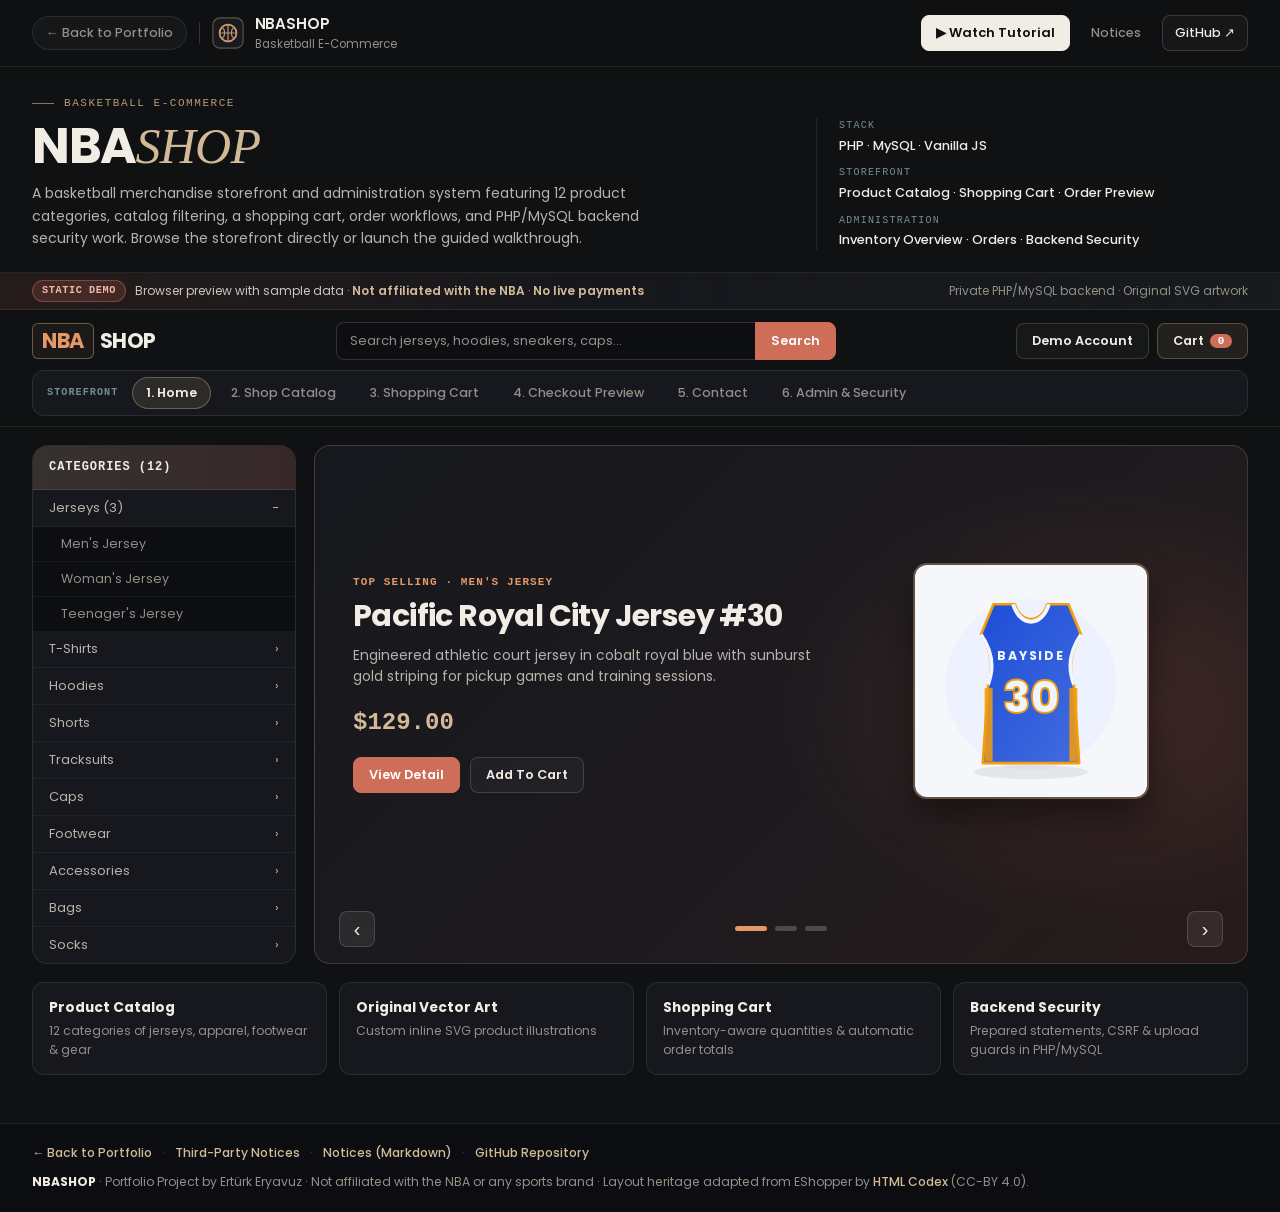
<file: docs/index.html>
<!DOCTYPE html>
<html lang="en">
<head>
  <meta charset="UTF-8" />
  <meta name="viewport" content="width=device-width, initial-scale=1.0" />
  <title>NBASHOP — Basketball E-Commerce</title>
  <meta
    name="description"
    content="NBASHOP basketball e-commerce web application: product catalog, shopping cart, order workflows, administration panel, and PHP/MySQL backend security (interactive browser preview)."
  />
  <link rel="preconnect" href="https://fonts.googleapis.com" />
  <link rel="preconnect" href="https://fonts.gstatic.com" crossorigin />
  <link href="https://fonts.googleapis.com/css2?family=Poppins:wght@400;500;600;700&display=swap" rel="stylesheet" />
  <link rel="stylesheet" href="styles.css" />
</head>
<body>
  <a class="skip-link" href="#main-content">Skip to storefront content</a>

  <!-- Primary Portfolio V3 Topbar -->
  <div class="portfolio-topbar" role="banner">
    <div class="container topbar-inner">
      <div class="topbar-left">
        <a class="back-link" href="https://erturkeryavuz.netlify.app/" target="_blank" rel="noopener noreferrer">&larr; Back to Portfolio</a>
        <span class="topbar-sep" aria-hidden="true"></span>
        <div class="pf-brand">
          <svg class="pf-brand-mark" viewBox="0 0 36 36" width="32" height="32" aria-hidden="true">
            <rect x="1" y="1" width="34" height="34" rx="8" fill="#171A20" stroke="#B49A78" stroke-opacity="0.48" stroke-width="1.3" />
            <circle cx="18" cy="18" r="9.5" fill="none" stroke="#E59866" stroke-width="1.9" />
            <path d="M8.8 18 H27.2 M18 8.8 V27.2 M11.5 11.4 C15.2 15.2 15.2 20.8 11.5 24.6 M24.5 11.4 C20.8 15.2 20.8 20.8 24.5 24.6" fill="none" stroke="#B49A78" stroke-width="1.35" stroke-linecap="round" />
          </svg>
          <div>
            <div class="pf-brand-title-row">
              <span class="pf-brand-name">NBASHOP</span>
            </div>
            <p class="pf-brand-sub">Basketball E-Commerce</p>
          </div>
        </div>
      </div>

      <div class="pf-actions">
        <button type="button" class="btn-tutorial" id="btnWatchTutorial" aria-controls="tutorialDock" aria-expanded="false">
          &#9654; Watch Tutorial
        </button>
        <a class="btn-pf-ghost" href="notices.html">Notices</a>
        <a class="btn-pf-outline" href="https://github.com/erturkeryavuz/nbashop-demo" target="_blank" rel="noopener noreferrer">
          GitHub &#8599;
        </a>
      </div>
    </div>
  </div>

  <!-- Editorial Portfolio V3 Project Hero -->
  <section class="portfolio-hero" aria-labelledby="pfHeroHeading">
    <div class="container pf-hero-grid">
      <div class="pf-hero-copy">
        <p class="pf-hero-kicker">Basketball E-Commerce</p>
        <h1 id="pfHeroHeading" class="pf-hero-title">NBA<em>SHOP</em></h1>
        <p class="pf-hero-desc">
          A basketball merchandise storefront and administration system featuring 12 product categories, catalog filtering, a shopping cart, order workflows, and PHP/MySQL backend security work. Browse the storefront directly or launch the guided walkthrough.
        </p>
      </div>
      <aside class="pf-hero-meta" aria-label="Project summary">
        <div class="pf-meta-item">
          <span class="pf-meta-label">Stack</span>
          <span class="pf-meta-value">PHP &middot; MySQL &middot; Vanilla JS</span>
        </div>
        <div class="pf-meta-item">
          <span class="pf-meta-label">Storefront</span>
          <span class="pf-meta-value">Product Catalog &middot; Shopping Cart &middot; Order Preview</span>
        </div>
        <div class="pf-meta-item">
          <span class="pf-meta-label">Administration</span>
          <span class="pf-meta-value">Inventory Overview &middot; Orders &middot; Backend Security</span>
        </div>
      </aside>
    </div>
  </section>

  <!-- Honest Portfolio & Non-Affiliation Disclosure Bar -->
  <div class="demo-ribbon" role="region" aria-label="Simulation and non-affiliation disclosure">
    <div class="container ribbon-inner">
      <div class="ribbon-left">
        <span class="ribbon-badge mono">STATIC DEMO</span>
        <span>Browser preview with sample data &middot; <strong>Not affiliated with the NBA</strong> &middot; <strong>No live payments</strong></span>
      </div>
      <div class="ribbon-right">
        <span class="ribbon-meta">Private PHP/MySQL backend &middot; Original SVG artwork</span>
      </div>
    </div>
  </div>

  <!-- Storefront Utility Header & Primary 6-Tab Navigation -->
  <header class="site-header">
    <div class="container header-main">
      <a class="brand-wordmark" href="#home" data-nav="home">
        <span class="brand-box">NBA</span><span class="brand-tail">SHOP</span>
      </a>

      <form class="header-search" id="topbar-search-form" role="search">
        <label class="sr-only" for="topbar-search-input">Search basketball merchandise</label>
        <input id="topbar-search-input" type="search" placeholder="Search jerseys, hoodies, sneakers, caps..." autocomplete="off" />
        <button type="submit" class="btn btn-primary">Search</button>
      </form>

      <div class="header-tools">
        <button type="button" class="btn btn-outline" id="account-trigger" aria-haspopup="dialog">
          <span id="account-trigger-label">Demo Account</span>
        </button>
        <button type="button" class="btn btn-cart" id="cart-trigger" data-nav="cart" aria-label="Open shopping cart">
          <span>Cart</span>
          <span class="cart-pill mono" id="header-cart-badge">0</span>
        </button>
      </div>
    </div>

    <!-- Primary Storefront Navigation -->
    <div class="nav-strip">
      <div class="container">
        <nav class="main-nav" role="tablist" aria-label="NBASHOP storefront sections">
          <span class="nav-label mono">Storefront</span>
          <button type="button" class="nav-tab active" role="tab" id="tab-home" aria-selected="true" aria-controls="view-home" data-view="home">1. Home</button>
          <button type="button" class="nav-tab" role="tab" id="tab-shop" aria-selected="false" aria-controls="view-shop" data-view="shop" tabindex="-1">2. Shop Catalog</button>
          <button type="button" class="nav-tab" role="tab" id="tab-cart" aria-selected="false" aria-controls="view-cart" data-view="cart" tabindex="-1">3. Shopping Cart</button>
          <button type="button" class="nav-tab" role="tab" id="tab-checkout" aria-selected="false" aria-controls="view-checkout" data-view="checkout" tabindex="-1">4. Checkout Preview</button>
          <button type="button" class="nav-tab" role="tab" id="tab-contact" aria-selected="false" aria-controls="view-contact" data-view="contact" tabindex="-1">5. Contact</button>
          <button type="button" class="nav-tab" role="tab" id="tab-admin" aria-selected="false" aria-controls="view-admin" data-view="admin" tabindex="-1">6. Admin &amp; Security</button>
        </nav>
      </div>
    </div>
  </header>

  <div class="toast-region" id="toast-region" aria-live="polite" aria-atomic="true"></div>

  <main id="main-content" class="container main-content">
    <!-- Interactive Watch Tutorial Dock (Isolated Synthetic Session) -->
    <section id="tutorialDock" class="tutorial-dock" aria-label="Guided tutorial controls" hidden>
      <div class="tutorial-dock-top">
        <div class="tutorial-meta">
          <span id="tutorialStepBadge" class="tutorial-step-badge mono">Stage 1 / 10</span>
          <span id="tutorialStateBadge" class="tutorial-state-badge mono">Playing</span>
          <h2 id="tutorialStageTitle" class="tutorial-stage-title">Storefront Overview &amp; Featured Merchandise</h2>
        </div>
        <div class="tutorial-controls" role="group" aria-label="Tutorial playback controls">
          <button id="btnTutPrev" class="tut-btn tut-btn-ghost" type="button">&larr; Previous</button>
          <button id="btnTutPlayPause" class="tut-btn tut-btn-primary" type="button" aria-pressed="true">Pause</button>
          <button id="btnTutNext" class="tut-btn tut-btn-ghost" type="button">Next &rarr;</button>
          <button id="btnTutRestart" class="tut-btn tut-btn-ghost" type="button">Restart</button>
          <button id="btnTutExit" class="tut-btn tut-btn-outline" type="button">Exit / Explore Manually</button>
        </div>
      </div>
      <div class="tutorial-progress-track" role="progressbar" id="tutorialProgress" aria-label="Tutorial progress" aria-valuemin="1" aria-valuemax="10" aria-valuenow="1">
        <div id="tutorialProgressFill" class="tutorial-progress-fill" style="width: 10%;"></div>
      </div>
      <p id="tutorialNarration" class="tutorial-narration" aria-live="polite"></p>
      <div id="tutorialActionStatus" class="tutorial-action-status mono" role="status" aria-live="polite" hidden></div>
    </section>
    <div id="srAnnouncer" class="sr-only" aria-live="assertive"></div>

    <!-- ==================== VIEW 1: HOME (EShopper Layout) ==================== -->
    <section id="view-home" class="view-panel active" role="tabpanel" aria-labelledby="tab-home">
      <div id="home-hero-layout" class="hero-layout">
        <!-- Left Vertical 12-Category Rail -->
        <aside class="category-rail" aria-label="Storefront product categories">
          <div class="rail-header">Categories (12)</div>
          <div class="rail-list" id="home-category-rail"></div>
        </aside>

        <!-- Right Interactive Hero Carousel -->
        <div class="hero-carousel" aria-label="Featured top-selling merchandise">
          <div class="hero-slide" id="hero-slide"></div>
          <div class="hero-controls">
            <button type="button" class="hero-arrow" id="hero-prev" aria-label="Previous featured product">&lsaquo;</button>
            <div class="hero-dots" id="hero-dots" role="group" aria-label="Slide indicators"></div>
            <button type="button" class="hero-arrow" id="hero-next" aria-label="Next featured product">&rsaquo;</button>
          </div>
        </div>
      </div>

      <!-- Value Strip (Original EShopper Storefront Highlights) -->
      <div id="home-highlights" class="highlights-grid">
        <div class="highlight-card">
          <strong>Product Catalog</strong>
          <span>12 categories of jerseys, apparel, footwear &amp; gear</span>
        </div>
        <div class="highlight-card">
          <strong>Original Vector Art</strong>
          <span>Custom inline SVG product illustrations</span>
        </div>
        <div class="highlight-card">
          <strong>Shopping Cart</strong>
          <span>Inventory-aware quantities &amp; automatic order totals</span>
        </div>
        <div class="highlight-card">
          <strong>Backend Security</strong>
          <span>Prepared statements, CSRF &amp; upload guards in PHP/MySQL</span>
        </div>
      </div>
    </section>

    <!-- ==================== VIEW 2: SHOP CATALOG ==================== -->
    <section id="view-shop" class="view-panel" role="tabpanel" aria-labelledby="tab-shop" hidden>
      <div id="shop-layout" class="shop-layout">
        <aside id="shop-filter-sidebar" class="filter-sidebar card-panel" aria-label="Catalog filters">
          <div class="filter-head">
            <h2>Filter Catalog</h2>
            <button type="button" class="btn-link" id="reset-filters-btn">Reset</button>
          </div>

          <div class="field-group">
            <label for="filter-search">Product Name</label>
            <input id="filter-search" type="search" placeholder="e.g. Jersey, Hoodie, Cap" />
          </div>

          <div class="field-group">
            <label>Price Range ($)</label>
            <div class="range-pair">
              <input id="filter-price-min" type="number" min="0" step="1" placeholder="Min" aria-label="Minimum price" />
              <input id="filter-price-max" type="number" min="0" step="1" placeholder="Max" aria-label="Maximum price" />
            </div>
          </div>

          <div class="field-group">
            <label>Stock Range</label>
            <div class="range-pair">
              <input id="filter-stock-min" type="number" min="0" step="1" placeholder="Min" aria-label="Minimum stock" />
              <input id="filter-stock-max" type="number" min="0" step="1" placeholder="Max" aria-label="Maximum stock" />
            </div>
          </div>

          <fieldset class="field-group cat-fieldset">
            <legend>Categories</legend>
            <div class="cat-check-list" id="filter-categories"></div>
          </fieldset>
        </aside>

        <div id="shop-results" class="shop-results">
          <div id="shop-toolbar" class="shop-toolbar">
            <div class="results-summary" id="shop-count">Showing 0 products</div>
            <div class="sort-wrap">
              <label for="shop-sort">Sort by</label>
              <select id="shop-sort">
                <option value="latest">Featured / Latest</option>
                <option value="price_asc">Price: Low to High</option>
                <option value="price_desc">Price: High to Low</option>
                <option value="stock_desc">Most In Stock</option>
              </select>
            </div>
          </div>

          <div class="product-grid" id="shop-grid"></div>
          <nav class="pagination-bar" id="shop-pagination" aria-label="Catalog pagination"></nav>
        </div>
      </div>
    </section>

    <!-- ==================== VIEW 3: SHOPPING CART ==================== -->
    <section id="view-cart" class="view-panel" role="tabpanel" aria-labelledby="tab-cart" hidden>
      <div id="cart-layout" class="cart-layout">
        <div id="cart-items-card" class="card-panel">
          <div class="panel-title-row">
            <h2>Shopping Cart</h2>
          </div>
          <div class="table-scroll">
            <table class="clean-table">
              <thead>
                <tr>
                  <th>Product</th>
                  <th class="num">Unit Price</th>
                  <th class="center">Quantity</th>
                  <th class="num">Line Total</th>
                  <th class="center">Action</th>
                </tr>
              </thead>
              <tbody id="cart-table-body"></tbody>
            </table>
          </div>
        </div>

        <aside id="cart-summary-card" class="card-panel summary-card">
          <h3>Cart Summary</h3>
          <div class="summary-row">
            <span>Subtotal</span>
            <strong id="cart-subtotal">$0.00</strong>
          </div>
          <div class="summary-row">
            <span>Shipping</span>
            <strong id="cart-shipping">$0.00</strong>
          </div>
          <div class="summary-row summary-total">
            <span>Order Total</span>
            <strong id="cart-total">$0.00</strong>
          </div>
          <button type="button" class="btn btn-primary btn-block" id="proceed-checkout-btn">
            Proceed To Order Preview
          </button>
          <p class="muted-note">Quantities respect available sample inventory. No payment is charged.</p>
        </aside>
      </div>
    </section>

    <!-- ==================== VIEW 4: CHECKOUT PREVIEW & INVOICE ==================== -->
    <section id="view-checkout" class="view-panel" role="tabpanel" aria-labelledby="tab-checkout" hidden>
      <div class="notice-banner notice-warn">
        <strong>Checkout Preview (No Payment Collected):</strong>
        Payment card and IBAN inputs are intentionally omitted in this browser preview.
        Submitting generates a local order receipt and updates sample inventory without transmitting personal data.
      </div>

      <div id="checkout-form-section" class="cart-layout">
        <form id="checkout-form" class="card-panel">
          <div class="panel-title-row">
            <h2>Shipping Details (Demo)</h2>
            <button type="button" class="btn btn-outline btn-sm" id="fill-demo-checkout">Fill Sample Info</button>
          </div>
          <div class="form-grid-2">
            <div class="field-group">
              <label for="co-first">First Name *</label>
              <input id="co-first" name="first_name" type="text" placeholder="Alex" required />
            </div>
            <div class="field-group">
              <label for="co-last">Last Name *</label>
              <input id="co-last" name="last_name" type="text" placeholder="Morgan-Demo" required />
            </div>
            <div class="field-group">
              <label for="co-email">Demo Email *</label>
              <input id="co-email" name="email" type="email" placeholder="demo.shopper@example.invalid" required />
            </div>
            <div class="field-group">
              <label for="co-mobile">Demo Phone *</label>
              <input id="co-mobile" name="mobile" type="text" placeholder="+1 555-0100" required />
            </div>
            <div class="field-group">
              <label for="co-addr1">Address Line 1 *</label>
              <input id="co-addr1" name="address1" type="text" placeholder="100 Courtway Blvd" required />
            </div>
            <div class="field-group">
              <label for="co-addr2">Address Line 2</label>
              <input id="co-addr2" name="address2" type="text" placeholder="Apt 4B" />
            </div>
            <div class="field-group">
              <label for="co-country">Country *</label>
              <select id="co-country" name="country" required>
                <option value="United States">United States</option>
                <option value="Turkey">Turkey</option>
                <option value="Canada">Canada</option>
                <option value="United Kingdom">United Kingdom</option>
              </select>
            </div>
            <div class="field-group">
              <label for="co-city">City *</label>
              <input id="co-city" name="city" type="text" placeholder="Sample City" required />
            </div>
            <div class="field-group">
              <label for="co-state">State / Region *</label>
              <input id="co-state" name="state" type="text" placeholder="CA" required />
            </div>
            <div class="field-group">
              <label for="co-zip">ZIP Code *</label>
              <input id="co-zip" name="zip" type="text" placeholder="90001" required />
            </div>
          </div>
          <div class="payment-disabled-box">
            <strong>Payment Mode:</strong> Order Preview Only &mdash; no payment, card, or IBAN details collected
          </div>
          <button type="submit" class="btn btn-primary btn-block" id="place-order-btn">
            Place Order Preview
          </button>
        </form>

        <aside id="checkout-summary-card" class="card-panel summary-card">
          <h3>Order Summary</h3>
          <div id="checkout-summary-items"></div>
          <div class="summary-row">
            <span>Subtotal</span>
            <strong id="co-subtotal">$0.00</strong>
          </div>
          <div class="summary-row">
            <span>Shipping</span>
            <strong id="co-shipping">$0.00</strong>
          </div>
          <div class="summary-row summary-total">
            <span>Total</span>
            <strong id="co-total">$0.00</strong>
          </div>
        </aside>
      </div>

      <!-- Generated Order Preview Invoice Receipt -->
      <div id="invoice-section" class="card-panel invoice-card" hidden>
        <div class="panel-title-row">
          <div>
            <span class="tag-pill tag-ok">ORDER PREVIEW CONFIRMED</span>
            <h2 style="margin-top: 6px;">Order Preview Receipt</h2>
          </div>
          <button type="button" class="btn btn-outline" id="invoice-back-shop">Continue Browsing</button>
        </div>
        <div id="invoice-body"></div>
      </div>
    </section>

    <!-- ==================== VIEW 5: CONTACT ==================== -->
    <section id="view-contact" class="view-panel" role="tabpanel" aria-labelledby="tab-contact" hidden>
      <div id="contact-layout" class="cart-layout">
        <form id="contact-form" class="card-panel">
          <div class="panel-title-row">
            <h2>Customer Inquiries</h2>
            <span class="tag-pill">Syncs to Local Admin Inbox</span>
          </div>
          <div class="field-group">
            <label for="ct-name">Name *</label>
            <input id="ct-name" type="text" placeholder="Jordan Example" required />
          </div>
          <div class="field-group">
            <label for="ct-email">Email *</label>
            <input id="ct-email" type="email" placeholder="jordan@example.invalid" required />
          </div>
          <div class="field-group">
            <label for="ct-subject">Subject *</label>
            <input id="ct-subject" type="text" placeholder="Sizing or catalog question" required />
          </div>
          <div class="field-group">
            <label for="ct-message">Message *</label>
            <textarea id="ct-message" rows="5" placeholder="Write a sample inquiry..." required></textarea>
          </div>
          <button type="submit" class="btn btn-primary">Send Demo Message</button>
        </form>

        <aside class="card-panel">
          <h3>Storefront Info (Demo)</h3>
          <p class="muted-note">
            Submitting this form adds the message locally to the Admin inbox preview. Zero data leaves your browser.
          </p>
          <ul class="info-list">
            <li><strong>Address:</strong> 100 Courtway Blvd, Sample City (Sample)</li>
            <li><strong>Email:</strong> demo@example.invalid</li>
            <li><strong>Phone:</strong> +1 555-0100 (Sample)</li>
            <li><strong>PHP Backend:</strong> Prepared statements, CSRF protection &amp; output escaping</li>
          </ul>
        </aside>
      </div>
    </section>

    <!-- ==================== VIEW 6: ADMIN PREVIEW & SECURITY AUDIT ==================== -->
    <section id="view-admin" class="view-panel" role="tabpanel" aria-labelledby="tab-admin" hidden>
      <div class="notice-banner notice-info">
        <strong>Administration &amp; Backend Security:</strong>
        Mirrors the PHP admin dashboard, order list, and customer inbox using local browser state. Metrics reflect sample session activity rather than real store revenue.
      </div>

      <div id="admin-overview-zone">
      <div id="admin-kpi-strip" class="kpi-strip">
        <div class="kpi-box">
          <div class="kpi-lbl">Order Volume (Demo)</div>
          <div class="kpi-val" id="adm-sales">$191.00</div>
        </div>
        <div class="kpi-box">
          <div class="kpi-lbl">Orders</div>
          <div class="kpi-val" id="adm-orders">1</div>
        </div>
        <div class="kpi-box">
          <div class="kpi-lbl">Stock Units</div>
          <div class="kpi-val" id="adm-stock">571</div>
        </div>
        <div class="kpi-box">
          <div class="kpi-lbl">Inbox Messages</div>
          <div class="kpi-val" id="adm-msgs">1</div>
        </div>
      </div>

      <div id="admin-two-col" class="two-col">
        <section id="admin-stock-card" class="card-panel">
          <h3>Inventory Overview</h3>
          <div class="bar-list" id="adm-category-bars"></div>
        </section>

        <section id="admin-orders-card" class="card-panel">
          <h3>Orders &amp; Inquiries</h3>
          <h4 class="sub-heading">Recent Orders</h4>
          <div id="adm-orders-wrap" class="table-scroll table-compact">
            <table class="clean-table">
              <thead>
                <tr><th>Order #</th><th>Customer</th><th class="num">Total</th><th>Est. Delivery</th></tr>
              </thead>
              <tbody id="adm-orders-body"></tbody>
            </table>
          </div>
          <div id="admin-inbox-section" class="admin-inbox-section">
            <h4 id="admin-inbox-heading" class="sub-heading" style="margin-top: 16px;">Customer Inquiries</h4>
            <div id="adm-messages-wrap" class="table-scroll table-compact">
              <table class="clean-table">
                <thead>
                  <tr><th>From</th><th>Subject</th><th>Message</th></tr>
                </thead>
                <tbody id="adm-messages-body"></tbody>
              </table>
            </div>
          </div>
        </section>
      </div>
      </div>

      <section id="admin-security-card" class="card-panel" style="margin-top: 18px;">
        <div class="panel-title-row">
          <h3>Backend Security (Private PHP/MySQL Repository)</h3>
          <span class="tag-pill tag-ok">14/14 Static &amp; 17/17 CI Runtime Tests</span>
        </div>
        <div class="table-scroll">
          <table class="clean-table">
            <thead>
              <tr><th>Security Area</th><th>Affected Files</th><th>Status</th><th>Remediation Detail</th></tr>
            </thead>
            <tbody id="adm-security-body"></tbody>
          </table>
        </div>
      </section>
    </section>
  </main>

  <!-- Product Detail Modal -->
  <div class="modal-backdrop" id="detail-modal" role="dialog" aria-modal="true" aria-labelledby="detail-title" hidden>
    <div class="modal-dialog modal-lg">
      <button type="button" class="modal-close" id="detail-close" aria-label="Close product detail">&times;</button>
      <div class="detail-grid" id="detail-content"></div>
      <div class="related-block">
        <h4>You May Also Like</h4>
        <div class="related-grid" id="detail-related"></div>
      </div>
    </div>
  </div>

  <!-- Demo Account Modal -->
  <div class="modal-backdrop" id="account-modal" role="dialog" aria-modal="true" aria-labelledby="account-modal-title" hidden>
    <div class="modal-dialog modal-sm">
      <button type="button" class="modal-close" id="account-close" aria-label="Close demo account dialog">&times;</button>
      <h3 id="account-modal-title">Demo Account</h3>
      <p class="muted-note">Local browser preview only. Never enter real passwords or personal credentials.</p>
      <div id="account-modal-body"></div>
    </div>
  </div>

  <!-- Footer (Portfolio V3 Consistent Footer + Preserving HTML Codex CC-BY 4.0 Attribution) -->
  <footer class="site-footer">
    <div class="container footer-inner">
      <div class="footer-links">
        <a href="https://erturkeryavuz.netlify.app/" target="_blank" rel="noopener noreferrer">&larr; Back to Portfolio</a>
        <span class="footer-sep" aria-hidden="true">&middot;</span>
        <a href="notices.html">Third-Party Notices</a>
        <span class="footer-sep" aria-hidden="true">&middot;</span>
        <a href="THIRD-PARTY-NOTICES.md">Notices (Markdown)</a>
        <span class="footer-sep" aria-hidden="true">&middot;</span>
        <a href="https://github.com/erturkeryavuz/nbashop-demo" target="_blank" rel="noopener noreferrer">GitHub Repository</a>
      </div>
      <div class="footer-meta">
        <strong>NBASHOP</strong> &middot; Portfolio Project by Ert&uuml;rk Eryavuz &middot;
        Not affiliated with the NBA or any sports brand &middot; Layout heritage adapted from EShopper by
        <a href="https://htmlcodex.com" target="_blank" rel="noopener noreferrer">HTML Codex</a> (CC-BY 4.0).
      </div>
    </div>
  </footer>

  <script src="data.js"></script>
  <script src="artwork.js"></script>
  <script src="app.js"></script>
</body>
</html>
</file>
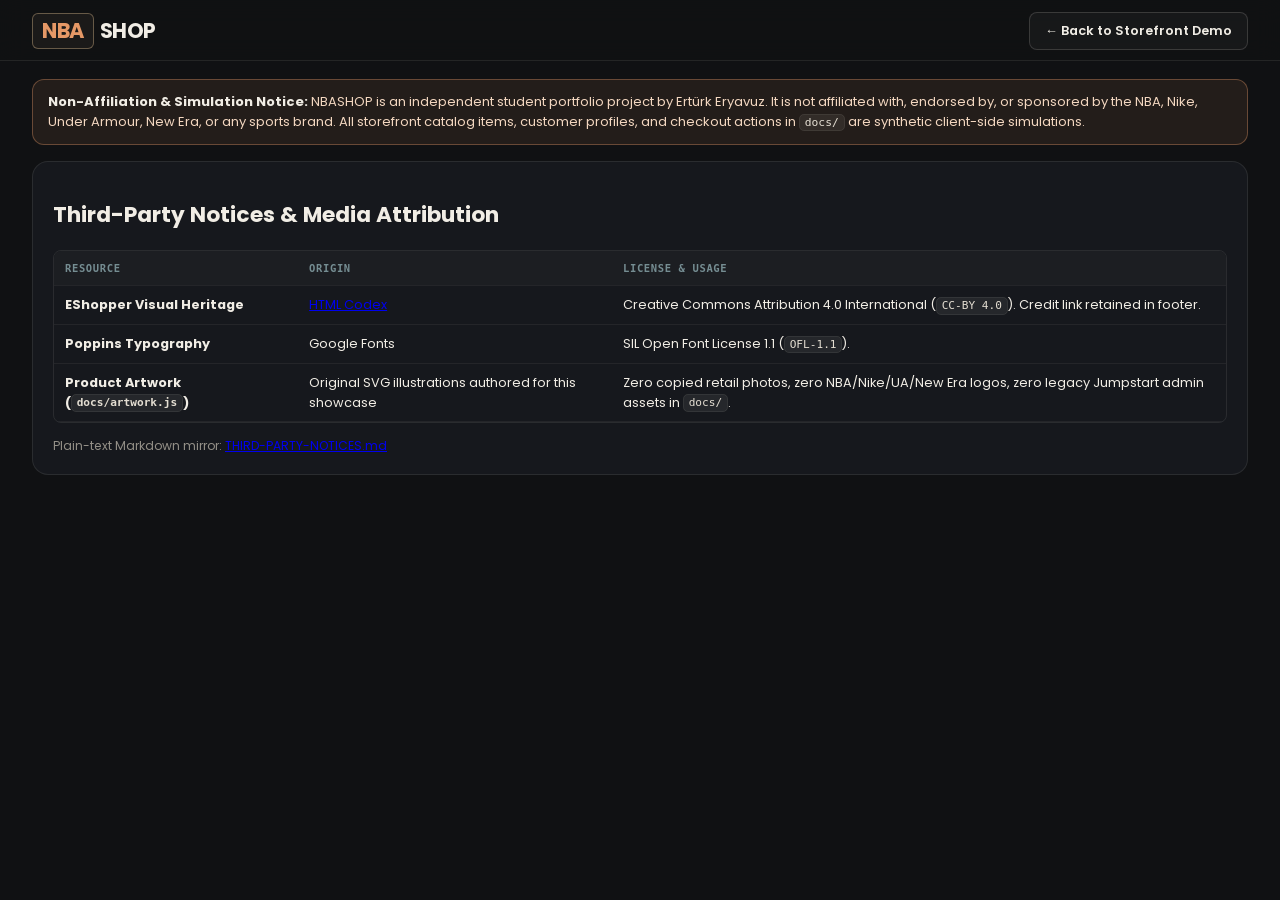
<file: docs/notices.html>
<!DOCTYPE html>
<html lang="en">
<head>
  <meta charset="UTF-8" />
  <meta name="viewport" content="width=device-width, initial-scale=1.0" />
  <title>Third-Party Notices &amp; Attribution — NBASHOP</title>
  <link rel="preconnect" href="https://fonts.googleapis.com" />
  <link rel="preconnect" href="https://fonts.gstatic.com" crossorigin />
  <link href="https://fonts.googleapis.com/css2?family=Poppins:wght@400;500;600;700&display=swap" rel="stylesheet" />
  <link rel="stylesheet" href="styles.css" />
</head>
<body>
  <header class="site-header">
    <div class="container header-main">
      <a class="brand-wordmark" href="index.html">
        <span class="brand-box">NBA</span><span class="brand-tail">SHOP</span>
      </a>
      <a class="btn btn-outline" href="index.html">&larr; Back to Storefront Demo</a>
    </div>
  </header>

  <main class="container page-section">
    <div class="notice-banner notice-warn">
      <strong>Non-Affiliation &amp; Simulation Notice:</strong>
      NBASHOP is an independent student portfolio project by Ert&uuml;rk Eryavuz. It is not affiliated with,
      endorsed by, or sponsored by the NBA, Nike, Under Armour, New Era, or any sports brand. All storefront
      catalog items, customer profiles, and checkout actions in <code>docs/</code> are synthetic client-side simulations.
    </div>

    <section class="card-panel">
      <h1>Third-Party Notices &amp; Media Attribution</h1>
      <div class="table-scroll">
        <table class="clean-table">
          <thead>
            <tr>
              <th>Resource</th>
              <th>Origin</th>
              <th>License &amp; Usage</th>
            </tr>
          </thead>
          <tbody>
            <tr>
              <td><strong>EShopper Visual Heritage</strong></td>
              <td><a href="https://htmlcodex.com" target="_blank" rel="noopener noreferrer">HTML Codex</a></td>
              <td>Creative Commons Attribution 4.0 International (<code>CC-BY 4.0</code>). Credit link retained in footer.</td>
            </tr>
            <tr>
              <td><strong>Poppins Typography</strong></td>
              <td>Google Fonts</td>
              <td>SIL Open Font License 1.1 (<code>OFL-1.1</code>).</td>
            </tr>
            <tr>
              <td><strong>Product Artwork (<code>docs/artwork.js</code>)</strong></td>
              <td>Original SVG illustrations authored for this showcase</td>
              <td>Zero copied retail photos, zero NBA/Nike/UA/New Era logos, zero legacy Jumpstart admin assets in <code>docs/</code>.</td>
            </tr>
          </tbody>
        </table>
      </div>
      <p class="muted-note" style="margin-top: 14px;">
        Plain-text Markdown mirror: <a href="THIRD-PARTY-NOTICES.md">THIRD-PARTY-NOTICES.md</a>
      </p>
    </section>
  </main>
</body>
</html>
</file>
<file: docs/styles.css>
:root {
  /* Portfolio V3 Shared Foundation */
  --bg: #101113;
  --surface: #16181d;
  --surface-elev: #1c1e22;
  --surface-deep: #0c0e12;
  --border: rgba(241, 237, 229, 0.09);
  --border-strong: rgba(241, 237, 229, 0.16);
  --text: #f1ede5;
  --body: #b8b3aa;
  --muted: #938f87;
  --teal: #758d92;

  /* NBASHOP Court-Culture Retail Accents (Bronze + Restrained Court Terracotta/Amber) */
  --bronze: #b49a78;
  --bronze-soft: #d2ba98;
  --primary: #cf6e58;
  --primary-hover: #df7d66;
  --amber: #e59866;
  --emerald: #34d399;
  --sky: #56b4e9;
  --danger: #f0768a;

  /* Studio Plinth for Original Vector Product Artwork */
  --plinth-bg: #f5f4f0;
  --plinth-border: rgba(16, 17, 19, 0.12);

  /* Radii & Typography */
  --radius-sm: 8px;
  --radius-md: 12px;
  --radius-lg: 16px;
  --font: "Poppins", -apple-system, BlinkMacSystemFont, "SF Pro Text", "Segoe UI", Roboto, sans-serif;
  --font-display: "SF Pro Display", "Poppins", -apple-system, BlinkMacSystemFont, "Segoe UI", sans-serif;
  --font-serif: "Iowan Old Style", Georgia, "Times New Roman", serif;
  --font-mono: ui-monospace, "SF Mono", SFMono-Regular, Menlo, Monaco, Consolas, monospace;
}

*,
*::before,
*::after {
  box-sizing: border-box;
}

html,
body {
  margin: 0;
  padding: 0;
  background: var(--bg);
  color: var(--text);
  font-family: var(--font);
  font-size: 14.5px;
  line-height: 1.55;
  -webkit-font-smoothing: antialiased;
  overflow-x: clip;
}

body {
  position: relative;
  min-height: 100vh;
}

body::before {
  content: "";
  position: fixed;
  inset: 0;
  pointer-events: none;
  z-index: -1;
  background:
    radial-gradient(660px 380px at 12% 0%, rgba(180, 154, 120, 0.085), transparent 65%),
    radial-gradient(740px 420px at 88% 8%, rgba(207, 110, 88, 0.075), transparent 68%),
    radial-gradient(540px 320px at 50% 100%, rgba(117, 141, 146, 0.05), transparent 70%);
}

code {
  font-family: var(--font-mono);
  font-size: 0.87em;
  background: rgba(241, 237, 229, 0.07);
  color: #e4ded2;
  padding: 0.12em 0.42em;
  border-radius: 5px;
  border: 1px solid rgba(241, 237, 229, 0.07);
}

.mono {
  font-family: var(--font-mono);
  font-variant-numeric: tabular-nums;
}

.sr-only {
  position: absolute;
  width: 1px;
  height: 1px;
  padding: 0;
  margin: -1px;
  overflow: hidden;
  clip: rect(0, 0, 0, 0);
  white-space: nowrap;
  border: 0;
}

.skip-link {
  position: absolute;
  left: -9999px;
  top: 8px;
  background: var(--text);
  color: var(--bg);
  padding: 8px 14px;
  border-radius: var(--radius-sm);
  font-weight: 600;
  z-index: 200;
}

.skip-link:focus {
  left: 12px;
}

.container {
  max-width: 1260px;
  margin: 0 auto;
  padding: 0 22px;
}

/* ==================== PORTFOLIO V3 TOPBAR ==================== */
.portfolio-topbar {
  background: rgba(16, 17, 19, 0.92);
  border-bottom: 1px solid var(--border);
  backdrop-filter: blur(12px);
}

.topbar-inner {
  display: flex;
  flex-wrap: wrap;
  align-items: center;
  justify-content: space-between;
  gap: 12px 16px;
  padding-top: 12px;
  padding-bottom: 12px;
}

.topbar-left {
  display: flex;
  flex-wrap: wrap;
  align-items: center;
  gap: 12px;
  min-width: 0;
}

.back-link {
  display: inline-flex;
  align-items: center;
  text-decoration: none;
  font-size: 12.5px;
  font-weight: 500;
  color: var(--muted);
  background: rgba(241, 237, 229, 0.03);
  border: 1px solid var(--border);
  border-radius: 999px;
  padding: 6px 13px;
  white-space: nowrap;
  transition: color 0.16s ease, border-color 0.16s ease, background 0.16s ease;
}

.back-link:hover,
.back-link:focus-visible {
  color: var(--text);
  border-color: rgba(180, 154, 120, 0.5);
  background: rgba(241, 237, 229, 0.06);
}

.topbar-sep {
  width: 1px;
  height: 22px;
  background: var(--border-strong);
}

.pf-brand {
  display: flex;
  align-items: center;
  gap: 11px;
  min-width: 0;
}

.pf-brand-mark {
  flex-shrink: 0;
}

.pf-brand-title-row {
  display: flex;
  align-items: center;
  gap: 8px;
}

.pf-brand-name {
  font-family: var(--font-display);
  font-size: 15px;
  font-weight: 600;
  letter-spacing: -0.01em;
  color: var(--text);
}

.pf-badge {
  font-size: 10px;
  font-weight: 600;
  padding: 1px 7px;
  border-radius: 999px;
  background: rgba(207, 110, 88, 0.16);
  border: 1px solid rgba(207, 110, 88, 0.42);
  color: #f3b2a3;
}

.pf-brand-sub {
  margin: 1px 0 0;
  font-size: 11.5px;
  color: var(--muted);
}

.pf-actions {
  display: flex;
  flex-wrap: wrap;
  align-items: center;
  gap: 8px;
}

.btn-tutorial {
  appearance: none;
  border: 1px solid var(--text);
  background: var(--text);
  color: var(--bg);
  font-family: var(--font);
  font-size: 13px;
  font-weight: 600;
  padding: 7px 14px;
  border-radius: var(--radius-sm);
  cursor: pointer;
  white-space: nowrap;
  transition: background 0.16s ease, border-color 0.16s ease;
}

.btn-tutorial:hover,
.btn-tutorial:focus-visible {
  background: #ffffff;
  border-color: #ffffff;
}

.btn-tutorial[aria-expanded="true"] {
  background: var(--bronze);
  border-color: var(--bronze);
  color: var(--bg);
}

.btn-pf-ghost,
.btn-pf-outline {
  text-decoration: none;
  font-size: 12.5px;
  font-weight: 500;
  padding: 7px 12px;
  border-radius: var(--radius-sm);
  white-space: nowrap;
  transition: background 0.16s ease, border-color 0.16s ease, color 0.16s ease;
}

.btn-pf-ghost {
  color: var(--muted);
  border: 1px solid transparent;
}

.btn-pf-ghost:hover,
.btn-pf-ghost:focus-visible {
  color: var(--text);
  background: var(--surface-elev);
  border-color: var(--border);
}

.btn-pf-outline {
  color: var(--text);
  background: rgba(241, 237, 229, 0.03);
  border: 1px solid var(--border-strong);
}

.btn-pf-outline:hover,
.btn-pf-outline:focus-visible {
  border-color: rgba(180, 154, 120, 0.55);
  background: var(--surface-elev);
  color: #ffffff;
}

/* ==================== EDITORIAL PORTFOLIO V3 HERO ==================== */
.portfolio-hero {
  padding: 28px 0 22px;
  border-bottom: 1px solid var(--border);
}

.pf-hero-grid {
  display: grid;
  grid-template-columns: minmax(0, 1.65fr) minmax(260px, 0.95fr);
  gap: 22px 34px;
  align-items: end;
}

.pf-hero-kicker {
  margin: 0 0 8px;
  font-family: var(--font-mono);
  font-size: 11px;
  font-weight: 500;
  letter-spacing: 0.14em;
  text-transform: uppercase;
  color: var(--bronze);
  display: flex;
  align-items: center;
  gap: 10px;
}

.pf-hero-kicker::before {
  content: "";
  display: inline-block;
  width: 22px;
  height: 1px;
  background: var(--bronze);
  opacity: 0.72;
}

.pf-hero-title {
  margin: 0 0 10px;
  font-family: var(--font-display);
  font-size: clamp(34px, 4.3vw, 50px);
  font-weight: 700;
  line-height: 1.04;
  letter-spacing: -0.03em;
  color: var(--text);
}

.pf-hero-title em {
  font-family: var(--font-serif);
  font-style: italic;
  font-weight: 400;
  color: var(--bronze-soft);
  letter-spacing: -0.015em;
}

.pf-hero-desc {
  margin: 0;
  font-size: 14px;
  line-height: 1.62;
  color: var(--body);
  max-width: 660px;
}

.pf-hero-meta {
  display: flex;
  flex-direction: column;
  gap: 10px;
  padding-left: 22px;
  border-left: 1px solid var(--border);
}

.pf-meta-item {
  display: flex;
  flex-direction: column;
  gap: 2px;
}

.pf-meta-label {
  font-family: var(--font-mono);
  font-size: 10px;
  letter-spacing: 0.12em;
  text-transform: uppercase;
  color: var(--teal);
}

.pf-meta-value {
  font-size: 12.8px;
  font-weight: 500;
  color: var(--text);
}

/* ==================== SIMULATION DISCLOSURE RIBBON ==================== */
.demo-ribbon {
  background: linear-gradient(90deg, rgba(207, 110, 88, 0.11), rgba(22, 24, 29, 0.94) 48%, rgba(117, 141, 146, 0.08));
  border-bottom: 1px solid var(--border);
  font-size: 12px;
}

.ribbon-inner {
  display: flex;
  flex-wrap: wrap;
  align-items: center;
  justify-content: space-between;
  gap: 6px 14px;
  padding-top: 7px;
  padding-bottom: 7px;
}

.ribbon-left {
  display: flex;
  flex-wrap: wrap;
  align-items: center;
  gap: 9px;
  color: #cbc6bc;
}

.ribbon-left strong {
  color: var(--bronze-soft);
  font-weight: 600;
}

.ribbon-badge {
  background: rgba(207, 110, 88, 0.18);
  color: #f4b7a9;
  border: 1px solid rgba(207, 110, 88, 0.44);
  font-weight: 600;
  font-size: 10.2px;
  letter-spacing: 0.06em;
  padding: 2px 9px;
  border-radius: 999px;
}

.ribbon-meta {
  color: var(--muted);
}

/* ==================== STOREFRONT UTILITY BAR & 6-TAB NAV ==================== */
.site-header {
  background: rgba(16, 17, 19, 0.94);
  border-bottom: 1px solid var(--border);
  position: sticky;
  top: 0;
  z-index: 40;
  backdrop-filter: blur(12px);
}

.header-main {
  display: flex;
  flex-wrap: wrap;
  align-items: center;
  justify-content: space-between;
  gap: 10px 18px;
  padding-top: 12px;
  padding-bottom: 10px;
}

.brand-wordmark {
  display: inline-flex;
  align-items: center;
  text-decoration: none;
  font-family: var(--font-display);
  font-size: 21px;
  font-weight: 700;
  color: var(--text);
  letter-spacing: -0.02em;
}

.brand-box {
  color: var(--amber);
  font-weight: 700;
  border: 1.5px solid rgba(180, 154, 120, 0.5);
  background: rgba(180, 154, 120, 0.08);
  border-radius: 6px;
  padding: 1px 9px;
  margin-right: 6px;
}

.header-search {
  display: flex;
  flex: 1 1 300px;
  max-width: 500px;
}

.header-search input {
  flex: 1;
  min-width: 0;
  background: var(--surface-deep);
  color: var(--text);
  border: 1px solid var(--border-strong);
  border-right: none;
  border-radius: var(--radius-sm) 0 0 var(--radius-sm);
  padding: 8px 13px;
  font-family: var(--font);
  font-size: 13px;
}

.header-search input::placeholder {
  color: var(--muted);
}

.header-search .btn {
  border-radius: 0 var(--radius-sm) var(--radius-sm) 0;
}

.header-tools {
  display: flex;
  align-items: center;
  gap: 8px;
}

/* ==================== BUTTONS ==================== */
.btn {
  appearance: none;
  display: inline-flex;
  align-items: center;
  justify-content: center;
  gap: 6px;
  font-family: var(--font);
  font-size: 12.8px;
  font-weight: 600;
  padding: 8px 15px;
  border-radius: var(--radius-sm);
  border: 1px solid transparent;
  cursor: pointer;
  text-decoration: none;
  transition: background 0.16s ease, border-color 0.16s ease, color 0.16s ease;
}

.btn-sm {
  padding: 6px 11px;
  font-size: 12px;
}

.btn-block {
  width: 100%;
}

.btn-primary {
  background: var(--primary);
  color: #ffffff;
  border-color: var(--primary);
}

.btn-primary:hover:not(:disabled) {
  background: var(--primary-hover);
  border-color: var(--primary-hover);
}

.btn-primary:disabled {
  opacity: 0.45;
  cursor: not-allowed;
}

.btn-outline {
  background: rgba(241, 237, 229, 0.03);
  color: var(--text);
  border-color: var(--border-strong);
}

.btn-outline:hover {
  border-color: rgba(180, 154, 120, 0.58);
  background: var(--surface-elev);
  color: #ffffff;
}

.btn-cart {
  background: rgba(180, 154, 120, 0.12);
  color: var(--text);
  border-color: rgba(180, 154, 120, 0.38);
}

.btn-cart:hover {
  border-color: var(--bronze);
  background: rgba(180, 154, 120, 0.2);
}

.cart-pill {
  background: var(--primary);
  color: #ffffff;
  font-size: 11px;
  min-width: 22px;
  padding: 1px 6px;
  border-radius: 999px;
  text-align: center;
}

.btn-link {
  background: none;
  border: none;
  color: var(--bronze-soft);
  font-family: var(--font);
  font-weight: 600;
  font-size: 12.5px;
  cursor: pointer;
  padding: 0;
}

.btn-link:hover {
  color: #ffffff;
  text-decoration: underline;
}

.btn-danger-outline {
  background: rgba(240, 118, 138, 0.08);
  color: #f59aa8;
  border: 1px solid rgba(240, 118, 138, 0.36);
  border-radius: 6px;
  padding: 5px 10px;
  font-size: 12px;
  cursor: pointer;
}

.btn-danger-outline:hover {
  background: rgba(240, 118, 138, 0.18);
  color: #ffffff;
}

button:focus-visible,
a:focus-visible,
input:focus-visible,
select:focus-visible,
textarea:focus-visible {
  outline: 2px solid var(--sky);
  outline-offset: 2px;
}

/* ==================== WORKSPACE NAVIGATION STRIP ==================== */
.nav-strip {
  padding-bottom: 10px;
}

.main-nav {
  display: flex;
  align-items: center;
  gap: 6px;
  overflow-x: auto;
  scrollbar-width: thin;
  background: var(--surface);
  border: 1px solid var(--border);
  border-radius: var(--radius-md);
  padding: 6px 10px;
}

.nav-label {
  font-size: 10.2px;
  font-weight: 600;
  letter-spacing: 0.1em;
  text-transform: uppercase;
  color: var(--teal);
  padding: 0 8px 0 4px;
  white-space: nowrap;
}

.nav-tab {
  appearance: none;
  background: transparent;
  border: 1px solid transparent;
  border-radius: 999px;
  color: var(--muted);
  font-family: var(--font);
  font-size: 12.6px;
  font-weight: 500;
  padding: 6px 13px;
  cursor: pointer;
  white-space: nowrap;
  transition: color 0.15s ease, border-color 0.15s ease, background 0.15s ease;
}

.nav-tab:hover {
  color: var(--text);
  background: rgba(241, 237, 229, 0.05);
}

.nav-tab.active {
  color: var(--text);
  font-weight: 600;
  background: rgba(180, 154, 120, 0.15);
  border-color: rgba(180, 154, 120, 0.48);
}

/* ==================== MAIN WORKSPACE ==================== */
.main-content,
.page-section {
  padding-top: 18px;
  padding-bottom: 48px;
}

.view-panel[hidden] {
  display: none;
}

/* ==================== HOME HERO LAYOUT (12-CATEGORY RAIL + COURT CAROUSEL) ==================== */
.hero-layout {
  display: grid;
  grid-template-columns: 264px 1fr;
  gap: 18px;
  margin-bottom: 18px;
  border-radius: var(--radius-lg);
}

.category-rail {
  border: 1px solid var(--border);
  border-radius: var(--radius-lg);
  background: var(--surface);
  overflow: hidden;
}

.rail-header {
  background: linear-gradient(90deg, rgba(180, 154, 120, 0.2), rgba(207, 110, 88, 0.18));
  border-bottom: 1px solid var(--border);
  color: var(--text);
  font-family: var(--font-mono);
  font-weight: 600;
  font-size: 12px;
  letter-spacing: 0.08em;
  text-transform: uppercase;
  padding: 12px 16px;
}

.rail-list {
  display: flex;
  flex-direction: column;
}

.rail-item,
.rail-sub-item {
  appearance: none;
  width: 100%;
  text-align: left;
  background: transparent;
  border: none;
  border-bottom: 1px solid rgba(241, 237, 229, 0.05);
  padding: 8px 16px;
  font-family: var(--font);
  font-size: 13px;
  color: var(--body);
  cursor: pointer;
  display: flex;
  justify-content: space-between;
  align-items: center;
  transition: background 0.14s ease, color 0.14s ease;
}

.rail-item:last-child,
.rail-sub-item:last-child {
  border-bottom: none;
}

.rail-item:hover,
.rail-sub-item:hover {
  background: rgba(180, 154, 120, 0.1);
  color: var(--text);
}

.rail-sub-group {
  background: var(--surface-deep);
}

.rail-sub-item {
  padding-left: 28px;
  font-size: 12.5px;
  color: var(--muted);
}

.hero-carousel {
  position: relative;
  background:
    radial-gradient(460px 320px at 84% 50%, rgba(207, 110, 88, 0.18), transparent 70%),
    linear-gradient(135deg, #16181d 0%, #1d1a1e 55%, #271b1a 100%);
  color: var(--text);
  min-height: 400px;
  display: flex;
  flex-direction: column;
  justify-content: space-between;
  border: 1px solid var(--border-strong);
  border-radius: var(--radius-lg);
  overflow: hidden;
}

.hero-slide {
  display: grid;
  grid-template-columns: 1.15fr 0.85fr;
  align-items: center;
  gap: 20px;
  padding: 32px 38px 16px;
  flex: 1;
}

.hero-eyebrow {
  display: inline-block;
  font-family: var(--font-mono);
  font-size: 11px;
  font-weight: 600;
  letter-spacing: 0.1em;
  text-transform: uppercase;
  color: var(--amber);
  margin-bottom: 8px;
}

.hero-slide-title {
  margin: 0 0 10px;
  font-family: var(--font-display);
  font-size: 30px;
  line-height: 1.18;
  letter-spacing: -0.02em;
  color: var(--text);
}

.hero-copy p {
  margin: 0 0 16px;
  color: var(--body);
  font-size: 13.8px;
  line-height: 1.58;
}

.hero-price {
  font-family: var(--font-mono);
  font-size: 24px;
  font-weight: 700;
  color: var(--bronze-soft);
  margin-bottom: 16px;
}

.hero-actions {
  display: flex;
  flex-wrap: wrap;
  gap: 10px;
}

.hero-art {
  display: flex;
  justify-content: center;
}

.hero-art .product-svg {
  width: 236px;
  max-width: none;
  height: 236px;
  border-radius: 14px;
  border: 2px solid rgba(180, 154, 120, 0.42);
  box-shadow: 0 18px 36px rgba(0, 0, 0, 0.45);
}

.hero-controls {
  display: flex;
  align-items: center;
  justify-content: space-between;
  padding: 10px 24px 16px;
}

.hero-arrow {
  width: 36px;
  height: 36px;
  border-radius: var(--radius-sm);
  background: rgba(241, 237, 229, 0.08);
  color: var(--text);
  border: 1px solid var(--border-strong);
  font-size: 20px;
  line-height: 1;
  cursor: pointer;
  transition: background 0.15s ease, border-color 0.15s ease;
}

.hero-arrow:hover {
  background: var(--primary);
  border-color: var(--primary);
}

.hero-dots {
  display: flex;
  gap: 8px;
}

.hero-dot {
  width: 22px;
  height: 5px;
  border-radius: 999px;
  border: none;
  background: rgba(241, 237, 229, 0.22);
  cursor: pointer;
  padding: 0;
  transition: background 0.18s ease, width 0.18s ease;
}

.hero-dot.active {
  width: 32px;
  background: var(--amber);
}

/* ==================== HIGHLIGHTS STRIP ==================== */
.highlights-grid {
  display: grid;
  grid-template-columns: repeat(4, minmax(0, 1fr));
  gap: 12px;
  margin-bottom: 0;
}

.highlight-card {
  border: 1px solid var(--border);
  border-radius: var(--radius-md);
  padding: 14px 16px;
  background: var(--surface);
  display: flex;
  flex-direction: column;
  gap: 4px;
}

.highlight-card strong {
  font-size: 13.8px;
  color: var(--text);
}

.highlight-card span {
  font-size: 12.2px;
  color: var(--muted);
}

/* ==================== GALLERY PRODUCT CARDS ==================== */
.product-grid {
  display: grid;
  grid-template-columns: repeat(3, minmax(0, 1fr));
  gap: 16px;
}

.product-card {
  border: 1px solid var(--border);
  border-radius: var(--radius-lg);
  background: var(--surface);
  display: flex;
  flex-direction: column;
  overflow: hidden;
  transition: border-color 0.18s ease, transform 0.18s ease;
}

.product-card:hover {
  border-color: rgba(180, 154, 120, 0.42);
  transform: translateY(-2px);
}

/* Studio-lit gallery plinth framing protected original vector SVGs */
.product-media {
  position: relative;
  overflow: hidden;
  background: var(--plinth-bg);
  border-radius: 10px;
  margin: 10px 10px 0;
  padding: 10px;
  box-shadow: inset 0 0 0 1px var(--plinth-border);
  display: flex;
  justify-content: center;
  align-items: center;
}

.product-svg {
  width: 100%;
  max-width: 210px;
  height: auto;
  display: block;
  border-radius: 6px;
  transition: transform 0.3s ease;
}

.product-card:hover .product-svg {
  transform: scale(1.04);
}

.stock-chip {
  position: absolute;
  top: 8px;
  right: 8px;
  background: rgba(16, 17, 19, 0.86);
  border: 1px solid rgba(241, 237, 229, 0.18);
  border-radius: 999px;
  font-family: var(--font-mono);
  font-size: 10.5px;
  font-weight: 600;
  padding: 2px 8px;
  color: var(--text);
}

.stock-chip.low {
  color: #f59aa8;
  border-color: rgba(240, 118, 138, 0.45);
  background: rgba(35, 16, 20, 0.92);
}

.product-body {
  padding: 12px 15px 10px;
  flex: 1;
}

.product-cat {
  font-family: var(--font-mono);
  font-size: 10.5px;
  text-transform: uppercase;
  letter-spacing: 0.08em;
  color: var(--teal);
}

.product-name {
  margin: 4px 0 6px;
  font-size: 14px;
  font-weight: 600;
  color: var(--text);
  line-height: 1.35;
}

.product-price {
  font-family: var(--font-mono);
  font-size: 16px;
  font-weight: 700;
  color: var(--bronze-soft);
}

.product-footer {
  display: flex;
  justify-content: space-between;
  align-items: center;
  padding: 10px 14px;
  background: var(--surface-deep);
  border-top: 1px solid var(--border);
  gap: 8px;
}

/* ==================== SHOP CATALOG LAYOUT ==================== */
.shop-layout {
  display: grid;
  grid-template-columns: 268px 1fr;
  gap: 18px;
  align-items: start;
  border-radius: var(--radius-lg);
}

.card-panel {
  border: 1px solid var(--border);
  border-radius: var(--radius-lg);
  background: var(--surface);
  padding: 18px 20px;
  min-width: 0;
  max-width: 100%;
}

.filter-head,
.panel-title-row {
  display: flex;
  flex-wrap: wrap;
  align-items: center;
  justify-content: space-between;
  gap: 10px;
  margin-bottom: 14px;
}

.filter-head h2,
.panel-title-row h2,
.card-panel h3 {
  margin: 0;
  font-family: var(--font-display);
  font-size: 16.5px;
  font-weight: 600;
  color: var(--text);
}

.field-group {
  display: flex;
  flex-direction: column;
  gap: 5px;
  margin-bottom: 12px;
}

.field-group label,
.cat-fieldset legend {
  font-size: 12px;
  font-weight: 600;
  color: var(--body);
}

.field-group input,
.field-group select,
.field-group textarea {
  background: var(--surface-deep);
  color: var(--text);
  border: 1px solid var(--border-strong);
  border-radius: var(--radius-sm);
  padding: 8px 10px;
  font-family: var(--font);
  font-size: 13px;
  width: 100%;
}

.field-group input::placeholder,
.field-group textarea::placeholder {
  color: var(--muted);
}

.range-pair {
  display: grid;
  grid-template-columns: 1fr 1fr;
  gap: 8px;
}

.cat-fieldset {
  border: none;
  padding: 0;
  margin: 0;
}

.cat-check-list {
  display: flex;
  flex-direction: column;
  gap: 6px;
  margin-top: 6px;
}

.cat-check {
  display: flex;
  align-items: center;
  gap: 8px;
  font-size: 12.8px;
  color: var(--body);
  cursor: pointer;
}

.cat-check input {
  width: auto;
  accent-color: var(--primary);
}

.shop-toolbar {
  display: flex;
  flex-wrap: wrap;
  align-items: center;
  justify-content: space-between;
  gap: 10px;
  margin-bottom: 14px;
  padding: 10px 15px;
  background: var(--surface);
  border: 1px solid var(--border);
  border-radius: var(--radius-md);
}

.results-summary {
  font-size: 13px;
  color: var(--body);
}

.sort-wrap {
  display: flex;
  align-items: center;
  gap: 8px;
  font-size: 12.8px;
  color: var(--muted);
}

.sort-wrap select {
  background: var(--surface-deep);
  color: var(--text);
  border: 1px solid var(--border-strong);
  border-radius: var(--radius-sm);
  padding: 6px 10px;
  font-family: var(--font);
  font-size: 12.8px;
}

.pagination-bar {
  display: flex;
  justify-content: center;
  gap: 6px;
  margin-top: 18px;
}

.page-btn {
  border: 1px solid var(--border-strong);
  border-radius: var(--radius-sm);
  background: var(--surface);
  color: var(--text);
  padding: 6px 12px;
  font-family: var(--font-mono);
  font-size: 12.5px;
  cursor: pointer;
}

.page-btn.active {
  background: var(--primary);
  color: #ffffff;
  border-color: var(--primary);
}

.page-btn:disabled {
  opacity: 0.4;
  cursor: not-allowed;
}

/* ==================== CART, CHECKOUT & TABLES ==================== */
.cart-layout {
  display: grid;
  grid-template-columns: 1fr 340px;
  gap: 18px;
  align-items: start;
  border-radius: var(--radius-lg);
}

.table-scroll {
  overflow-x: auto;
  max-width: 100%;
  -webkit-overflow-scrolling: touch;
  border: 1px solid var(--border);
  border-radius: var(--radius-sm);
}

.table-compact {
  max-height: 230px;
  overflow-y: auto;
}

.clean-table {
  width: 100%;
  border-collapse: collapse;
  font-size: 12.8px;
}

.clean-table th,
.clean-table td {
  padding: 9px 11px;
  border-bottom: 1px solid rgba(241, 237, 229, 0.06);
  text-align: left;
  vertical-align: middle;
  color: var(--text);
}

.clean-table th {
  position: sticky;
  top: 0;
  background: var(--surface-elev);
  font-family: var(--font-mono);
  font-size: 10.5px;
  font-weight: 600;
  text-transform: uppercase;
  letter-spacing: 0.06em;
  color: var(--teal);
  z-index: 1;
}

.clean-table .num {
  text-align: right;
  white-space: nowrap;
  font-family: var(--font-mono);
}

.clean-table .center {
  text-align: center;
}

.cart-thumb-cell {
  display: flex;
  align-items: center;
  gap: 10px;
}

.cart-thumb-cell .product-svg {
  width: 48px;
  height: 48px;
  flex-shrink: 0;
  border-radius: 6px;
}

.qty-control {
  display: inline-flex;
  align-items: center;
  border: 1px solid var(--border-strong);
  border-radius: 6px;
  overflow: hidden;
  background: var(--surface-deep);
}

.qty-control button {
  background: var(--surface-elev);
  border: none;
  width: 28px;
  height: 28px;
  font-weight: 700;
  cursor: pointer;
  color: var(--text);
}

.qty-control button:hover:not(:disabled) {
  background: rgba(180, 154, 120, 0.22);
}

.qty-control button:disabled {
  opacity: 0.35;
  cursor: not-allowed;
}

.qty-control span {
  min-width: 30px;
  text-align: center;
  font-family: var(--font-mono);
  font-weight: 600;
  color: var(--text);
}

.summary-row {
  display: flex;
  justify-content: space-between;
  padding: 8px 0;
  border-bottom: 1px solid var(--border);
  font-size: 13.5px;
  color: var(--body);
}

.summary-row strong {
  font-family: var(--font-mono);
  color: var(--text);
}

.summary-total {
  font-size: 16.5px;
  border-bottom: none;
  margin-bottom: 12px;
  color: var(--text);
}

.summary-total strong {
  color: var(--bronze-soft);
}

.form-grid-2 {
  display: grid;
  grid-template-columns: 1fr 1fr;
  gap: 0 14px;
}

.payment-disabled-box {
  background: rgba(117, 141, 146, 0.1);
  border: 1px solid rgba(117, 141, 146, 0.34);
  border-radius: var(--radius-sm);
  padding: 11px 14px;
  font-size: 12.8px;
  color: var(--text);
  margin-bottom: 14px;
}

.notice-banner {
  padding: 12px 15px;
  margin-bottom: 16px;
  font-size: 13px;
  border-radius: var(--radius-md);
  border: 1px solid var(--border);
}

.notice-warn {
  background: rgba(229, 152, 102, 0.09);
  border-color: rgba(229, 152, 102, 0.36);
  color: #f3d7c0;
}

.notice-warn strong,
.notice-info strong {
  color: var(--text);
}

.notice-info {
  background: rgba(86, 180, 233, 0.08);
  border-color: rgba(86, 180, 233, 0.32);
  color: #cce6f6;
}

.tag-pill {
  display: inline-block;
  font-family: var(--font-mono);
  font-size: 10.5px;
  font-weight: 600;
  padding: 2px 9px;
  border-radius: 999px;
  background: rgba(86, 180, 233, 0.12);
  color: #8fd0f5;
  border: 1px solid rgba(86, 180, 233, 0.32);
  white-space: nowrap;
}

.tag-ok {
  background: rgba(52, 211, 153, 0.13);
  color: #6ee7b7;
  border-color: rgba(52, 211, 153, 0.35);
}

.tag-warn {
  background: rgba(234, 179, 84, 0.13);
  color: #f6ce80;
  border-color: rgba(234, 179, 84, 0.36);
}

.muted-note {
  font-size: 12.2px;
  color: var(--muted);
  margin: 8px 0 0;
}

.info-list {
  padding-left: 18px;
  margin: 12px 0 0;
  color: var(--body);
  font-size: 13.2px;
  display: grid;
  gap: 6px;
}

.info-list strong {
  color: var(--text);
}

/* ==================== ADMIN & SECURITY AUDIT ==================== */
.kpi-strip {
  display: grid;
  grid-template-columns: repeat(4, minmax(0, 1fr));
  gap: 12px;
  margin-bottom: 16px;
}

.kpi-box {
  border: 1px solid var(--border);
  border-radius: var(--radius-md);
  background: var(--surface);
  padding: 14px 16px;
}

.kpi-lbl {
  font-family: var(--font-mono);
  font-size: 10.5px;
  text-transform: uppercase;
  letter-spacing: 0.07em;
  color: var(--teal);
  font-weight: 600;
}

.kpi-val {
  font-family: var(--font-mono);
  font-size: 22px;
  font-weight: 700;
  color: var(--text);
  margin-top: 5px;
}

.two-col {
  display: grid;
  grid-template-columns: 1fr 1fr;
  gap: 16px;
}

.sub-heading {
  margin: 8px 0 6px;
  font-family: var(--font-mono);
  font-size: 11.5px;
  text-transform: uppercase;
  letter-spacing: 0.06em;
  color: var(--bronze-soft);
}

.bar-list {
  display: flex;
  flex-direction: column;
  gap: 9px;
  margin-top: 10px;
}

.bar-row {
  display: grid;
  grid-template-columns: 135px 1fr 42px;
  align-items: center;
  gap: 10px;
  font-size: 12.2px;
  color: var(--body);
}

.bar-row strong {
  font-family: var(--font-mono);
  color: var(--text);
}

.bar-track {
  height: 9px;
  background: var(--surface-deep);
  border-radius: 999px;
  border: 1px solid var(--border);
  overflow: hidden;
}

.bar-fill {
  height: 100%;
  background: linear-gradient(90deg, var(--bronze), var(--primary));
  border-radius: 999px;
}

/* ==================== MODALS ==================== */
.modal-backdrop {
  position: fixed;
  inset: 0;
  background: rgba(8, 9, 12, 0.74);
  backdrop-filter: blur(6px);
  display: flex;
  align-items: center;
  justify-content: center;
  padding: 16px;
  z-index: 100;
}

.modal-backdrop[hidden] {
  display: none;
}

.modal-dialog {
  background: var(--surface);
  color: var(--text);
  border: 1px solid rgba(180, 154, 120, 0.38);
  border-radius: var(--radius-lg);
  width: 100%;
  max-height: 90vh;
  overflow-y: auto;
  padding: 22px 24px;
  position: relative;
  box-shadow: 0 24px 60px rgba(0, 0, 0, 0.65);
}

.modal-lg { max-width: 820px; }
.modal-sm { max-width: 440px; }

.modal-close {
  position: absolute;
  top: 12px;
  right: 14px;
  background: var(--surface-elev);
  color: var(--text);
  border: 1px solid var(--border-strong);
  border-radius: var(--radius-sm);
  width: 32px;
  height: 32px;
  font-size: 20px;
  line-height: 1;
  cursor: pointer;
}

.modal-close:hover {
  border-color: var(--bronze);
  color: #ffffff;
}

.detail-grid {
  display: grid;
  grid-template-columns: 270px 1fr;
  gap: 22px;
  align-items: start;
}

.detail-art {
  background: var(--plinth-bg);
  border-radius: 12px;
  padding: 10px;
  display: flex;
  justify-content: center;
}

.detail-art .product-svg {
  max-width: 248px;
}

.size-row {
  display: flex;
  flex-wrap: wrap;
  gap: 6px;
  margin: 10px 0 14px;
}

.size-btn {
  border: 1px solid var(--border-strong);
  border-radius: 6px;
  background: var(--surface-deep);
  color: var(--text);
  padding: 5px 11px;
  font-family: var(--font-mono);
  font-size: 12px;
  cursor: pointer;
}

.size-btn:hover {
  border-color: var(--bronze);
}

.size-btn.active {
  background: var(--bronze);
  color: var(--bg);
  border-color: var(--bronze);
  font-weight: 700;
}

.detail-buy-row {
  display: flex;
  flex-wrap: wrap;
  align-items: center;
  gap: 12px;
  margin-top: 14px;
}

.related-block {
  margin-top: 20px;
  padding-top: 14px;
  border-top: 1px solid var(--border);
}

.related-block h4 {
  margin: 0 0 10px;
  font-size: 14px;
  color: var(--text);
}

.related-grid {
  display: grid;
  grid-template-columns: repeat(3, minmax(0, 1fr));
  gap: 12px;
}

.related-card {
  border: 1px solid var(--border);
  border-radius: var(--radius-md);
  padding: 10px;
  text-align: center;
  cursor: pointer;
  background: var(--surface-deep);
  color: var(--text);
}

.related-card:hover {
  border-color: rgba(180, 154, 120, 0.48);
}

.related-card .product-svg {
  max-width: 100px;
  margin: 0 auto 6px;
  border-radius: 6px;
}

/* ==================== TOASTS ==================== */
.toast-region {
  position: fixed;
  bottom: 18px;
  right: 18px;
  z-index: 160;
  display: flex;
  flex-direction: column;
  gap: 8px;
}

.toast {
  background: rgba(22, 24, 29, 0.96);
  color: var(--text);
  padding: 10px 16px;
  font-size: 12.8px;
  border: 1px solid rgba(180, 154, 120, 0.42);
  border-left: 3.5px solid var(--amber);
  border-radius: var(--radius-sm);
  box-shadow: 0 12px 28px rgba(0, 0, 0, 0.45);
}

/* ==================== PORTFOLIO V3 FOOTER ==================== */
.site-footer {
  background: #0c0d10;
  border-top: 1px solid var(--border);
  padding: 20px 0;
  font-size: 12.2px;
  color: var(--muted);
}

.footer-inner {
  display: flex;
  flex-wrap: wrap;
  align-items: center;
  justify-content: space-between;
  gap: 10px 18px;
}

.footer-links {
  display: flex;
  flex-wrap: wrap;
  align-items: center;
  gap: 8px 10px;
}

.footer-sep {
  color: rgba(241, 237, 229, 0.25);
}

.site-footer a {
  color: var(--bronze-soft);
  font-weight: 500;
  text-decoration: none;
}

.site-footer a:hover {
  color: var(--text);
  text-decoration: underline;
}

.footer-meta strong {
  color: var(--text);
}

/* ==================== WATCH TUTORIAL DOCK & ADAPTIVE WORKSPACE ==================== */
.tutorial-dock {
  position: sticky;
  top: 6px;
  z-index: 140;
  background: rgba(22, 24, 29, 0.97);
  color: var(--text);
  border: 1px solid rgba(180, 154, 120, 0.5);
  border-top: 2px solid var(--bronze);
  border-radius: var(--radius-lg);
  padding: 11px 16px;
  margin-bottom: 14px;
  box-shadow: 0 -14px 0 0 var(--bg), 0 16px 38px rgba(0, 0, 0, 0.56);
  backdrop-filter: blur(14px);
}

.tutorial-dock[hidden] {
  display: none;
}

.tutorial-dock-top {
  display: flex;
  flex-wrap: wrap;
  align-items: center;
  justify-content: space-between;
  gap: 8px 14px;
}

.tutorial-meta {
  display: flex;
  flex-wrap: wrap;
  align-items: center;
  gap: 7px 10px;
  min-width: 0;
}

.tutorial-step-badge {
  font-size: 11px;
  font-weight: 600;
  padding: 2px 9px;
  border-radius: 999px;
  background: rgba(180, 154, 120, 0.16);
  color: var(--bronze-soft);
  border: 1px solid rgba(180, 154, 120, 0.44);
}

.tutorial-state-badge {
  font-size: 10.5px;
  font-weight: 600;
  text-transform: uppercase;
  letter-spacing: 0.06em;
  padding: 2px 8px;
  border-radius: 999px;
  background: rgba(52, 211, 153, 0.14);
  color: #6ee7b7;
  border: 1px solid rgba(52, 211, 153, 0.36);
}

.tutorial-state-badge.is-paused {
  background: rgba(234, 179, 84, 0.14);
  color: #f6ce80;
  border-color: rgba(234, 179, 84, 0.36);
}

.tutorial-state-badge.is-complete {
  background: rgba(86, 180, 233, 0.15);
  color: #8fd0f5;
  border-color: rgba(86, 180, 233, 0.4);
}

.tutorial-stage-title {
  margin: 0;
  font-family: var(--font-display);
  font-size: 14.5px;
  font-weight: 600;
  color: var(--text);
}

.tutorial-controls {
  display: flex;
  flex-wrap: wrap;
  align-items: center;
  gap: 6px;
}

.tut-btn {
  appearance: none;
  font-family: var(--font);
  font-size: 12px;
  font-weight: 600;
  padding: 5px 10px;
  border-radius: var(--radius-sm);
  cursor: pointer;
  white-space: nowrap;
  transition: background 0.15s ease, border-color 0.15s ease, color 0.15s ease;
}

.tut-btn:disabled {
  opacity: 0.4;
  cursor: not-allowed;
}

.tut-btn-primary {
  background: var(--text);
  color: var(--bg);
  border: 1px solid var(--text);
}

.tut-btn-primary:hover:not(:disabled) {
  background: #ffffff;
}

.tut-btn-ghost {
  background: rgba(241, 237, 229, 0.05);
  color: var(--text);
  border: 1px solid var(--border-strong);
}

.tut-btn-ghost:hover:not(:disabled) {
  background: rgba(241, 237, 229, 0.11);
  border-color: rgba(180, 154, 120, 0.55);
}

.tut-btn-outline {
  background: transparent;
  color: var(--bronze-soft);
  border: 1px solid rgba(180, 154, 120, 0.48);
}

.tut-btn-outline:hover:not(:disabled) {
  background: rgba(180, 154, 120, 0.15);
  color: #ffffff;
}

.tutorial-progress-track {
  width: 100%;
  height: 3.5px;
  background: rgba(241, 237, 229, 0.09);
  border-radius: 999px;
  overflow: hidden;
  margin-top: 8px;
}

.tutorial-progress-fill {
  height: 100%;
  background: linear-gradient(90deg, var(--bronze), var(--amber));
  border-radius: 999px;
  transition: width 0.25s ease;
}

.tutorial-narration {
  margin: 7px 0 0;
  font-size: 12.6px;
  line-height: 1.45;
  color: #d6d1c7;
}

.tutorial-action-status {
  margin-top: 6px;
  padding: 5px 10px;
  border-radius: var(--radius-sm);
  background: rgba(52, 211, 153, 0.14);
  border: 1px solid rgba(52, 211, 153, 0.42);
  color: #86efac;
  font-size: 11.4px;
  font-weight: 600;
  line-height: 1.35;
}

.tutorial-action-status[hidden] {
  display: none;
}

.tutorial-control-focus {
  outline: 2px solid var(--bronze-soft);
  outline-offset: 2px;
  box-shadow: 0 0 0 4px rgba(180, 154, 120, 0.22);
  border-radius: var(--radius-sm);
}

.tutorial-spotlight {
  border-color: rgba(180, 154, 120, 0.65) !important;
  box-shadow: 0 0 0 1px rgba(180, 154, 120, 0.35), 0 16px 38px rgba(0, 0, 0, 0.42) !important;
}

.tutorial-row-highlight {
  background: rgba(180, 154, 120, 0.18) !important;
}

/* ==================== TUTORIAL-ONLY ADAPTIVE VIEWPORT FITTING ==================== */
body.tutorial-active .site-header {
  position: static;
}

body.tutorial-active .main-content {
  min-height: 100vh;
}

body.tutorial-active .modal-backdrop {
  top: var(--tut-dock-offset, 96px);
  padding: 10px 16px;
  align-items: flex-start;
  z-index: 110;
}

body.tutorial-active .modal-dialog {
  max-height: calc(100vh - var(--tut-dock-offset, 96px) - 18px);
}

body.tutorial-active[data-tutorial-density="compact"] .tutorial-dock,
body.tutorial-active[data-tutorial-density="tight"] .tutorial-dock {
  top: 6px;
  padding: 8px 14px;
  margin-bottom: 10px;
}

body.tutorial-active[data-tutorial-density="tight"] .tutorial-dock {
  top: 4px;
  padding: 6px 10px;
  margin-bottom: 8px;
}

body.tutorial-active[data-tutorial-density="compact"] .tutorial-stage-title,
body.tutorial-active[data-tutorial-density="tight"] .tutorial-stage-title {
  font-size: 13.5px;
}

body.tutorial-active[data-tutorial-density="compact"] .tutorial-progress-track,
body.tutorial-active[data-tutorial-density="tight"] .tutorial-progress-track {
  margin-top: 5px;
}

body.tutorial-active[data-tutorial-density="compact"] .tutorial-narration,
body.tutorial-active[data-tutorial-density="tight"] .tutorial-narration {
  margin-top: 4px;
  font-size: 12px;
  line-height: 1.35;
}

body.tutorial-active[data-tutorial-density="tight"] .tutorial-narration {
  font-size: 11.4px;
  line-height: 1.3;
  display: -webkit-box;
  -webkit-line-clamp: 2;
  -webkit-box-orient: vertical;
  overflow: hidden;
}

/* Adaptive Home hero + rail fitting */
body.tutorial-active[data-tutorial-density="compact"] .hero-layout,
body.tutorial-active[data-tutorial-density="tight"] .hero-layout {
  gap: 14px;
  margin-bottom: 12px;
}

body.tutorial-active[data-tutorial-density="compact"] .rail-header,
body.tutorial-active[data-tutorial-density="tight"] .rail-header {
  padding: 8px 14px;
  font-size: 11.5px;
}

body.tutorial-active[data-tutorial-density="compact"] .rail-item,
body.tutorial-active[data-tutorial-density="compact"] .rail-sub-item {
  padding: 5px 14px;
  font-size: 12.2px;
}

body.tutorial-active[data-tutorial-density="tight"] .rail-item,
body.tutorial-active[data-tutorial-density="tight"] .rail-sub-item {
  padding: 4px 12px;
  font-size: 11.8px;
}

body.tutorial-active[data-tutorial-density="compact"] .hero-carousel {
  min-height: 315px;
}

body.tutorial-active[data-tutorial-density="tight"] .hero-carousel {
  min-height: 268px;
}

body.tutorial-active[data-tutorial-density="compact"] .hero-slide {
  padding: 18px 26px 10px;
}

body.tutorial-active[data-tutorial-density="tight"] .hero-slide {
  padding: 14px 22px 8px;
}

body.tutorial-active[data-tutorial-density="compact"] .hero-slide-title,
body.tutorial-active[data-tutorial-density="tight"] .hero-slide-title {
  font-size: 24px;
  margin-bottom: 6px;
}

body.tutorial-active[data-tutorial-density="compact"] .hero-copy p,
body.tutorial-active[data-tutorial-density="tight"] .hero-copy p {
  font-size: 12.6px;
  margin-bottom: 10px;
}

body.tutorial-active[data-tutorial-density="compact"] .hero-price,
body.tutorial-active[data-tutorial-density="tight"] .hero-price {
  font-size: 20px;
  margin-bottom: 10px;
}

body.tutorial-active[data-tutorial-density="compact"] .hero-art .product-svg {
  width: 188px;
  height: 188px;
}

body.tutorial-active[data-tutorial-density="tight"] .hero-art .product-svg {
  width: 160px;
  height: 160px;
}

/* Adaptive Shop Catalog fitting */
body.tutorial-active[data-tutorial-density="compact"] .shop-layout,
body.tutorial-active[data-tutorial-density="tight"] .shop-layout {
  gap: 14px;
}

body.tutorial-active[data-tutorial-density="compact"] .filter-sidebar,
body.tutorial-active[data-tutorial-density="tight"] .filter-sidebar {
  padding: 11px 13px;
}

body.tutorial-active[data-tutorial-density="compact"] .filter-sidebar .field-group,
body.tutorial-active[data-tutorial-density="tight"] .filter-sidebar .field-group {
  margin-bottom: 7px;
  gap: 3px;
}

body.tutorial-active[data-tutorial-density="compact"] .filter-sidebar input,
body.tutorial-active[data-tutorial-density="tight"] .filter-sidebar input {
  padding: 5px 8px;
  font-size: 12px;
}

body.tutorial-active[data-tutorial-density="compact"] .cat-check-list,
body.tutorial-active[data-tutorial-density="tight"] .cat-check-list {
  display: grid;
  grid-template-columns: repeat(2, minmax(0, 1fr));
  gap: 3px 6px;
}

body.tutorial-active[data-tutorial-density="compact"] .cat-check,
body.tutorial-active[data-tutorial-density="tight"] .cat-check {
  font-size: 11.2px;
  gap: 5px;
}

body.tutorial-active[data-tutorial-density="compact"] .shop-toolbar,
body.tutorial-active[data-tutorial-density="tight"] .shop-toolbar {
  padding: 8px 12px;
  margin-bottom: 10px;
}

body.tutorial-active[data-tutorial-density="compact"] #shop-grid,
body.tutorial-active[data-tutorial-density="tight"] #shop-grid {
  gap: 12px;
}

body.tutorial-active[data-tutorial-density="compact"] #shop-grid .product-media,
body.tutorial-active[data-tutorial-density="tight"] #shop-grid .product-media {
  margin: 8px 8px 0;
  padding: 6px;
}

body.tutorial-active[data-tutorial-density="compact"] #shop-grid .product-svg {
  max-width: 142px;
}

body.tutorial-active[data-tutorial-density="tight"] #shop-grid .product-svg {
  max-width: 116px;
}

body.tutorial-active[data-tutorial-density="compact"] #shop-grid .product-body,
body.tutorial-active[data-tutorial-density="tight"] #shop-grid .product-body {
  padding: 8px 10px 6px;
}

body.tutorial-active[data-tutorial-density="compact"] #shop-grid .product-name,
body.tutorial-active[data-tutorial-density="tight"] #shop-grid .product-name {
  font-size: 12.8px;
  margin: 2px 0 4px;
}

body.tutorial-active[data-tutorial-density="compact"] #shop-grid .product-footer,
body.tutorial-active[data-tutorial-density="tight"] #shop-grid .product-footer {
  padding: 7px 10px;
}

/* Adaptive Product Detail Modal during tutorial */
body.tutorial-active[data-tutorial-density="compact"] .modal-dialog,
body.tutorial-active[data-tutorial-density="tight"] .modal-dialog {
  padding: 15px 18px;
}

body.tutorial-active[data-tutorial-density="compact"] .detail-grid,
body.tutorial-active[data-tutorial-density="tight"] .detail-grid {
  grid-template-columns: 205px 1fr;
  gap: 16px;
}

body.tutorial-active[data-tutorial-density="compact"] .detail-art .product-svg {
  max-width: 185px;
}

body.tutorial-active[data-tutorial-density="tight"] .detail-art .product-svg {
  max-width: 158px;
}

body.tutorial-active[data-tutorial-density="compact"] .related-block,
body.tutorial-active[data-tutorial-density="tight"] .related-block {
  display: none;
}

/* Adaptive Checkout, Contact, Admin & Security Matrix */
body.tutorial-active[data-tutorial-density="compact"] .card-panel,
body.tutorial-active[data-tutorial-density="tight"] .card-panel {
  padding: 12px 15px;
}

body.tutorial-active[data-tutorial-density="compact"] .notice-banner,
body.tutorial-active[data-tutorial-density="tight"] .notice-banner {
  padding: 8px 12px;
  margin-bottom: 10px;
  font-size: 12px;
  line-height: 1.38;
}

body.tutorial-active[data-tutorial-density="compact"] #checkout-form .field-group,
body.tutorial-active[data-tutorial-density="tight"] #checkout-form .field-group,
body.tutorial-active[data-tutorial-density="compact"] #contact-form .field-group,
body.tutorial-active[data-tutorial-density="tight"] #contact-form .field-group {
  margin-bottom: 6px;
  gap: 2px;
}

body.tutorial-active[data-tutorial-density="compact"] #checkout-form input,
body.tutorial-active[data-tutorial-density="compact"] #checkout-form select,
body.tutorial-active[data-tutorial-density="tight"] #checkout-form input,
body.tutorial-active[data-tutorial-density="tight"] #checkout-form select,
body.tutorial-active[data-tutorial-density="compact"] #contact-form input,
body.tutorial-active[data-tutorial-density="compact"] #contact-form textarea,
body.tutorial-active[data-tutorial-density="tight"] #contact-form input,
body.tutorial-active[data-tutorial-density="tight"] #contact-form textarea {
  padding: 5px 9px;
  font-size: 12px;
}

body.tutorial-active[data-tutorial-density="tight"] #checkout-form .field-group label,
body.tutorial-active[data-tutorial-density="compact"] #checkout-form .field-group label {
  font-size: 11.2px;
}

body.tutorial-active[data-tutorial-density="compact"] .payment-disabled-box,
body.tutorial-active[data-tutorial-density="tight"] .payment-disabled-box {
  padding: 7px 10px;
  margin-bottom: 9px;
  font-size: 11.8px;
}

body.tutorial-active[data-tutorial-density="compact"] #ct-message,
body.tutorial-active[data-tutorial-density="tight"] #ct-message {
  height: 72px;
}

body.tutorial-active[data-tutorial-density="compact"] .kpi-strip,
body.tutorial-active[data-tutorial-density="tight"] .kpi-strip {
  gap: 10px;
  margin-bottom: 10px;
}

body.tutorial-active[data-tutorial-density="compact"] .kpi-box,
body.tutorial-active[data-tutorial-density="tight"] .kpi-box {
  padding: 9px 12px;
}

body.tutorial-active[data-tutorial-density="compact"] .kpi-val,
body.tutorial-active[data-tutorial-density="tight"] .kpi-val {
  font-size: 18px;
  margin-top: 2px;
}

body.tutorial-active[data-tutorial-density="compact"] .bar-list,
body.tutorial-active[data-tutorial-density="tight"] .bar-list {
  gap: 5px;
  margin-top: 6px;
}

body.tutorial-active[data-tutorial-density="compact"] .bar-row,
body.tutorial-active[data-tutorial-density="tight"] .bar-row {
  font-size: 11.4px;
}

body.tutorial-active[data-tutorial-density="compact"] .table-compact,
body.tutorial-active[data-tutorial-density="tight"] .table-compact {
  max-height: 118px;
}

body.tutorial-active[data-tutorial-density="compact"] .clean-table th,
body.tutorial-active[data-tutorial-density="compact"] .clean-table td,
body.tutorial-active[data-tutorial-density="tight"] .clean-table th,
body.tutorial-active[data-tutorial-density="tight"] .clean-table td {
  padding: 5px 8px;
  font-size: 11.6px;
  line-height: 1.3;
}

body.tutorial-active[data-tutorial-density="tight"] #admin-security-card .clean-table th,
body.tutorial-active[data-tutorial-density="tight"] #admin-security-card .clean-table td {
  padding: 4px 7px;
  font-size: 10.9px;
  line-height: 1.24;
}

/* ==================== RESPONSIVE ==================== */
@media (max-width: 1080px) {
  .pf-hero-grid {
    grid-template-columns: 1fr;
    gap: 16px;
  }
  .pf-hero-meta {
    padding-left: 0;
    border-left: none;
    padding-top: 12px;
    border-top: 1px solid var(--border);
    display: grid;
    grid-template-columns: repeat(3, minmax(0, 1fr));
    gap: 12px;
  }
  .hero-layout,
  .shop-layout,
  .cart-layout,
  .two-col {
    grid-template-columns: minmax(0, 1fr);
  }
  .cart-layout > * {
    min-width: 0;
  }
  .highlights-grid,
  .kpi-strip {
    grid-template-columns: repeat(2, minmax(0, 1fr));
  }
  .product-grid {
    grid-template-columns: repeat(2, minmax(0, 1fr));
  }
}

@media (max-width: 680px) {
  .container {
    padding: 0 14px;
  }
  .topbar-sep,
  .nav-label {
    display: none;
  }
  .portfolio-hero {
    padding: 20px 0 16px;
  }
  .pf-hero-meta {
    grid-template-columns: 1fr;
  }
  .pf-actions {
    width: 100%;
    justify-content: flex-start;
  }
  .hero-slide {
    grid-template-columns: minmax(0, 1fr);
    padding: 20px 16px 10px;
    text-align: center;
  }
  .hero-slide-title {
    font-size: 22px;
  }
  .hero-actions {
    justify-content: center;
  }
  .highlights-grid {
    margin-bottom: 24px;
  }
  .product-grid,
  .detail-grid,
  .form-grid-2,
  .related-grid {
    grid-template-columns: minmax(0, 1fr);
  }
  .header-search {
    order: 3;
    flex-basis: 100%;
    max-width: none;
  }
  .bar-row {
    grid-template-columns: 108px 1fr 36px;
  }
  .tutorial-dock {
    padding: 8px 10px;
    top: 4px;
  }
  .tutorial-dock-top {
    gap: 6px 8px;
  }
  .tutorial-stage-title {
    font-size: 12.8px;
    width: 100%;
    line-height: 1.25;
  }
  .tutorial-controls {
    width: 100%;
    gap: 5px;
  }
  .tut-btn {
    font-size: 11.2px;
    padding: 5px 8px;
    min-height: 30px;
  }
  .toast-region {
    left: 12px;
    right: 12px;
    bottom: 12px;
  }
  .toast {
    width: 100%;
    font-size: 12px;
    padding: 9px 12px;
  }
  body.tutorial-active .modal-backdrop {
    padding: 6px 10px;
  }
  body.tutorial-active[data-tutorial-density="compact"] .modal-dialog,
  body.tutorial-active[data-tutorial-density="tight"] .modal-dialog {
    padding: 12px 14px;
    max-height: calc(100vh - var(--tut-dock-offset, 96px) - 10px);
  }
  body.tutorial-active[data-tutorial-density="compact"] .detail-grid,
  body.tutorial-active[data-tutorial-density="tight"] .detail-grid {
    grid-template-columns: minmax(0, 1fr);
    gap: 8px;
  }
  body.tutorial-active[data-tutorial-density="compact"] .detail-art,
  body.tutorial-active[data-tutorial-density="tight"] .detail-art {
    padding: 6px;
  }
  body.tutorial-active[data-tutorial-density="compact"] .detail-art .product-svg {
    max-width: 112px;
    margin: 0 auto;
  }
  body.tutorial-active[data-tutorial-density="tight"] .detail-art .product-svg {
    max-width: 86px;
    margin: 0 auto;
  }
  body.tutorial-active[data-tutorial-density="compact"] #detail-title,
  body.tutorial-active[data-tutorial-density="tight"] #detail-title {
    font-size: 17px;
    line-height: 1.25;
    margin: 2px 0 4px !important;
  }
  body.tutorial-active[data-tutorial-density="compact"] #detail-content .product-price,
  body.tutorial-active[data-tutorial-density="tight"] #detail-content .product-price {
    font-size: 18px !important;
    margin-bottom: 5px !important;
  }
  body.tutorial-active[data-tutorial-density="compact"] #detail-content p,
  body.tutorial-active[data-tutorial-density="tight"] #detail-content p {
    font-size: 12.2px;
    line-height: 1.38;
    margin-bottom: 6px !important;
  }
  body.tutorial-active[data-tutorial-density="compact"] .size-row,
  body.tutorial-active[data-tutorial-density="tight"] .size-row {
    margin: 6px 0 8px;
    gap: 5px;
  }
  body.tutorial-active[data-tutorial-density="compact"] .size-btn,
  body.tutorial-active[data-tutorial-density="tight"] .size-btn {
    padding: 6px 10px;
    min-height: 32px;
    font-size: 12px;
  }
  body.tutorial-active[data-tutorial-density="compact"] .detail-buy-row,
  body.tutorial-active[data-tutorial-density="tight"] .detail-buy-row {
    margin-top: 8px;
    gap: 8px;
  }
  body.tutorial-active[data-tutorial-density="compact"] #det-add-btn,
  body.tutorial-active[data-tutorial-density="tight"] #det-add-btn {
    min-height: 36px;
    padding: 7px 14px;
  }
  body.tutorial-active[data-tutorial-density="compact"] .tutorial-narration {
    display: -webkit-box;
    -webkit-line-clamp: 2;
    -webkit-box-orient: vertical;
    overflow: hidden;
  }
  body.tutorial-active #adm-messages-wrap.table-compact {
    max-height: 190px;
  }
  body.tutorial-active .admin-inbox-section.tutorial-spotlight {
    padding: 8px;
    border-radius: var(--radius-md);
    border: 1px solid rgba(180, 154, 120, 0.65);
  }
}

@media (prefers-reduced-motion: reduce) {
  *,
  *::before,
  *::after {
    animation-duration: 0.01ms !important;
    animation-iteration-count: 1 !important;
    transition-duration: 0.01ms !important;
    scroll-behavior: auto !important;
  }
}
</file>
